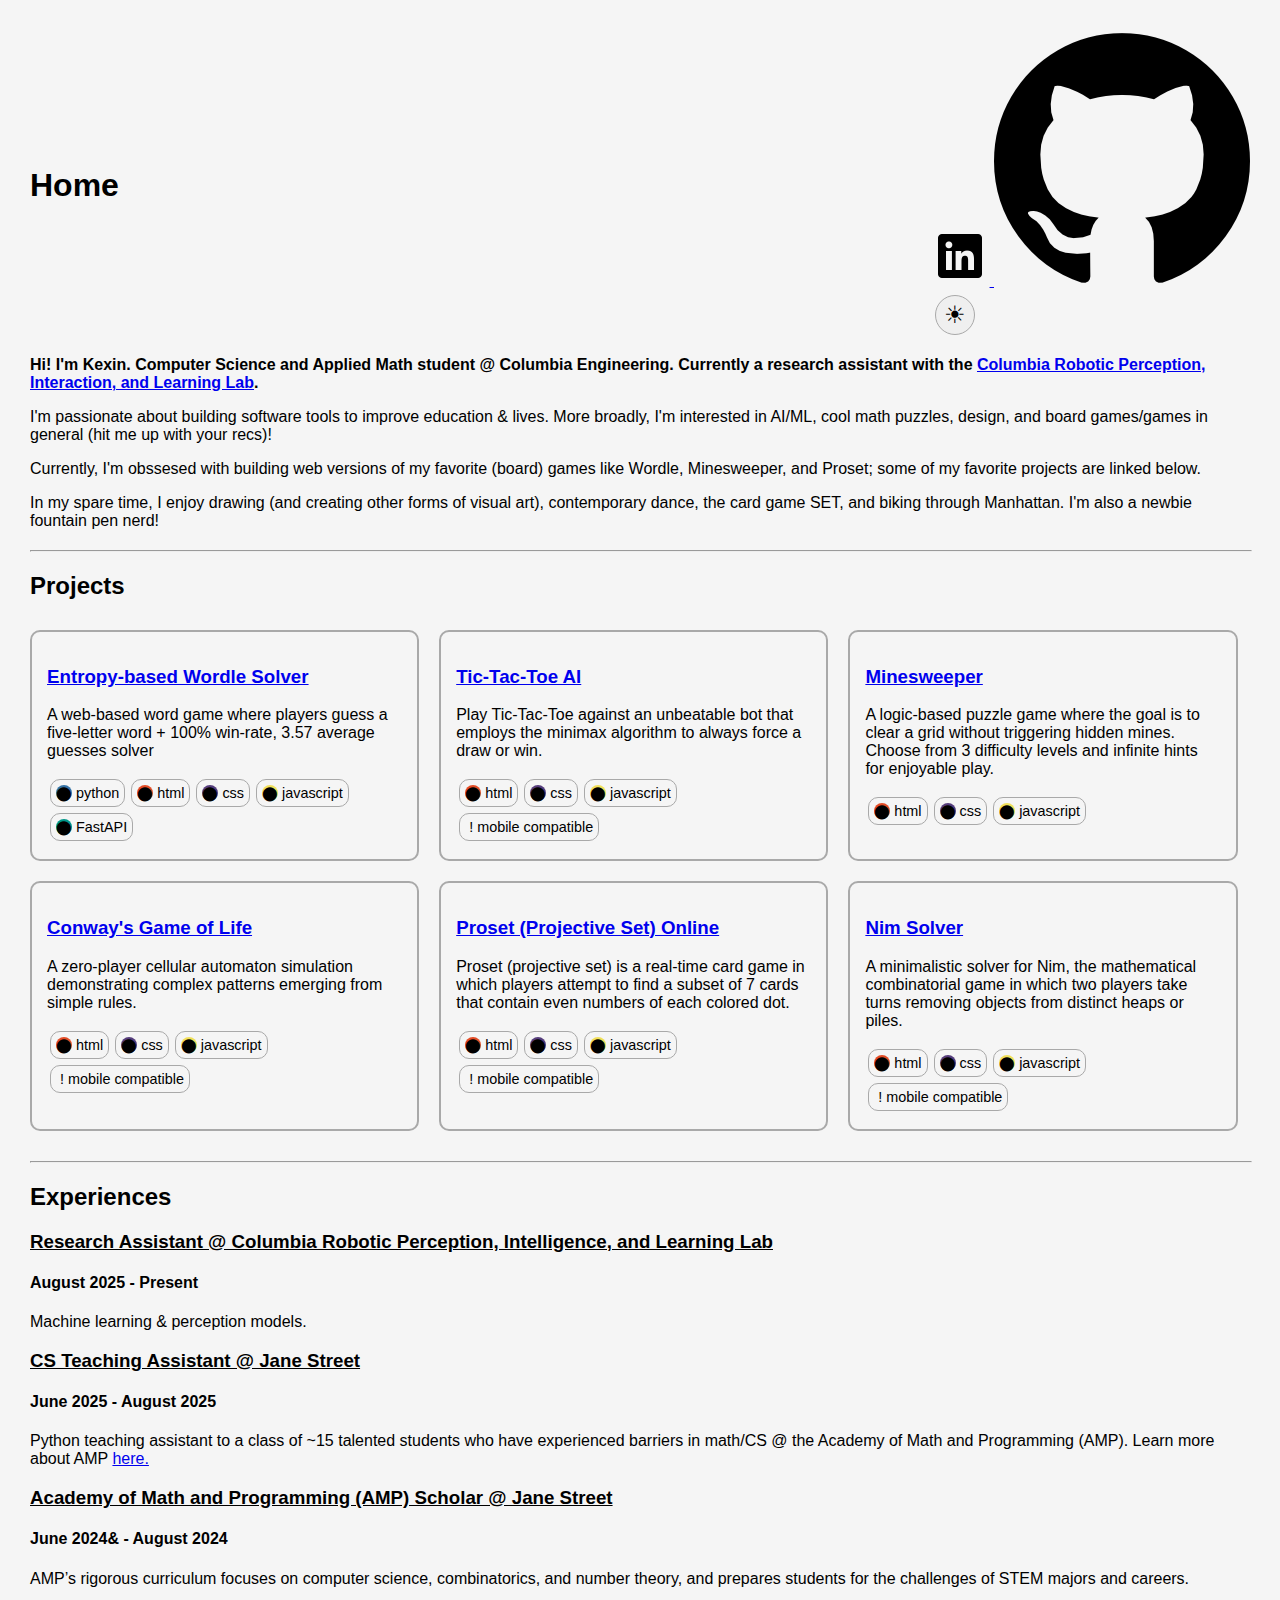
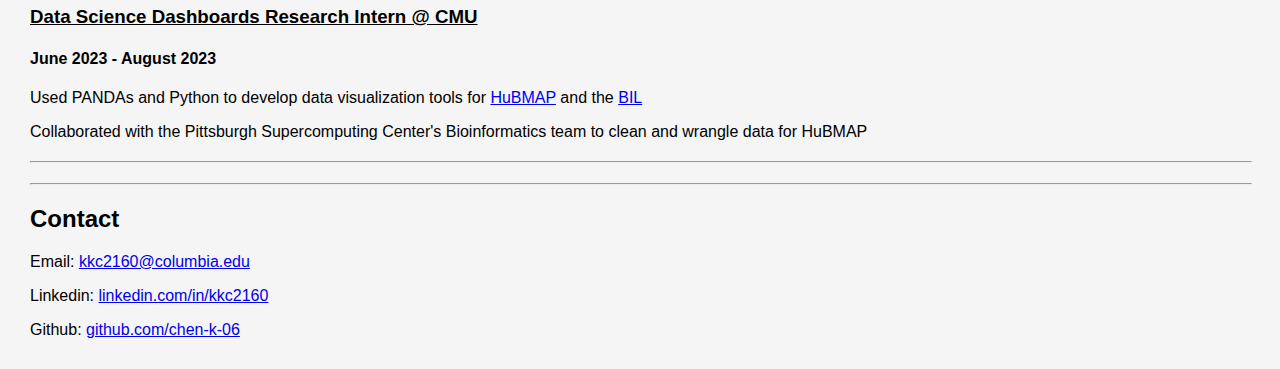
<file: index.html>
<!DOCTYPE html>
<html lang="en">

<head>
    <meta charset="UTF-8">
    <meta name="viewport" content="width=device-width, initial-scale=1.0">
    <link rel="stylesheet" href="style.css">
    <title>Kexin Chen</title>
    <link rel="icon" href="https://raw.githubusercontent.com/chen-k-06/my-website/main/favicon.png" />
</head>

<body class="day">
    <div id="top-bar">
        <h1>Home</h1>
        <div id="right-buttons"> <a href="https://www.linkedin.com/in/kkc2160/" target="_blank">
                <img id="linkedin-image" src="linkedin-icon.png" alt="linkedin icon">
            </a>
            <a href="https://github.com/chen-k-06" target="_blank">
                <img id="github-img" src="github-icon.png" alt="github icon">
            </a>
            <button id="mode-button">☀</button>
            <!-- Night mode icon: ⏾ -->
        </div>
    </div>
    <p><strong>Hi! I'm Kexin. Computer Science and Applied Math student @ Columbia Engineering. Currently
            a research assistant with the <a href="https://yunzhuli.github.io/" target="_blank">Columbia Robotic
                Perception, Interaction, and Learning
                Lab</a>.</strong>
    </p>
    <p>I'm passionate about building software tools to improve education & lives. More
        broadly,
        I'm interested in AI/ML,
        cool math puzzles, design, and board games/games in general (hit me up with your recs)!</p>
    <p>Currently, I'm obssesed with
        building web
        versions of my favorite (board) games like Wordle, Minesweeper, and Proset; some of my favorite projects are
        linked below.
    </p>

    <p>In my spare time, I
        enjoy drawing (and creating other forms of visual art), contemporary dance, the card game SET, and biking
        through Manhattan. I'm also a newbie fountain pen nerd!</p>
    <hr>
    <h2>Projects</h2>
    <!-- project box copy and paste template -->
    <!-- <div class="project-box">
        <h3><a href="link here" target="_blank">{Project Name}</a></h3>
        <p>Project description here</p>
        <div class="tags-container">
                <div class="tag python">
                    <p>⬤</p>&nbsp;python
                </div>
                <div class="tag">
                    &nbsp;!&nbsp;mobile compatible
                </div>
        </div>
    </div> -->
    <div class="project-container">

        <!-- Wordle -->
        <div class="project-box">
            <h3><a href="https://chen-k-06.github.io/Wordle" target="_blank">Entropy-based Wordle Solver</a></h3>
            <p>A web-based word game where players guess a five-letter word + 100% win-rate, 3.57 average guesses solver
            </p>
            <div class="tags-container">
                <div class="tag python">
                    <p>⬤</p>&nbsp;python
                </div>
                <div class="tag html">
                    <p>⬤</p>&nbsp;html
                </div>
                <div class="tag css">
                    <p>⬤</p>&nbsp;css
                </div>
                <div class="tag javascript">
                    <p>⬤</p>&nbsp;javascript
                </div>
                <div class="tag fastAPI">
                    <p>⬤</p>&nbsp;FastAPI
                </div>
            </div>
        </div>

        <!-- Tic tac toe AI -->
        <div class="project-box">
            <h3><a href="https://chen-k-06.github.io/tic-tac-toe/" target="_blank">Tic-Tac-Toe AI</a></h3>
            <p>Play Tic-Tac-Toe against an unbeatable bot that employs the minimax algorithm to always force a draw or
                win.
            </p>
            <div class="tags-container">
                <div class="tag html">
                    <p>⬤</p>&nbsp;html
                </div>
                <div class="tag css">
                    <p>⬤</p>&nbsp;css
                </div>
                <div class="tag javascript">
                    <p>⬤</p>&nbsp;javascript
                </div>
                <div class="tag">
                    &nbsp;!&nbsp;mobile compatible
                </div>
            </div>
        </div>

        <!-- Minesweeper -->
        <div class="project-box">
            <h3><a href="https://chen-k-06.github.io/minesweeper/" target="_blank">Minesweeper</a></h3>
            <p>A logic-based puzzle game where the goal is to clear a grid without triggering hidden mines. Choose from
                3 difficulty levels and infinite hints for enjoyable play.</p>
            <div class="tags-container">

                <div class="tag html">
                    <p>⬤</p>&nbsp;html
                </div>
                <div class="tag css">
                    <p>⬤</p>&nbsp;css
                </div>
                <div class="tag javascript">
                    <p>⬤</p>&nbsp;javascript
                </div>
            </div>
        </div>

        <!-- Conway's Game of Life -->
        <div class="project-box">
            <h3><a href="https://chen-k-06.github.io/Conways-Game-of-Life/" target="_blank">Conway's Game of Life</a>
            </h3>
            <p>A zero-player cellular automaton simulation demonstrating complex patterns emerging from simple rules.
            </p>
            <div class="tags-container">
                <div class="tag html">
                    <p>⬤</p>&nbsp;html
                </div>
                <div class="tag css">
                    <p>⬤</p>&nbsp;css
                </div>
                <div class="tag javascript">
                    <p>⬤</p>&nbsp;javascript
                </div>
                <div class="tag">
                    &nbsp;!&nbsp;mobile compatible
                </div>
            </div>
        </div>

        <!-- Project Euler -->
        <div class="project-box">
            <h3><a href="https://chen-k-06.github.io/proset/" target="_blank">Proset (Projective Set) Online</a></h3>
            <p>Proset (projective set) is a real-time card game in which players attempt to find a subset of 7 cards
                that contain even numbers of each colored dot.
            </p>
            <div class="tags-container">
                <div class="tag html">
                    <p>⬤</p>&nbsp;html
                </div>
                <div class="tag css">
                    <p>⬤</p>&nbsp;css
                </div>
                <div class="tag javascript">
                    <p>⬤</p>&nbsp;javascript
                </div>
                <div class="tag">
                    &nbsp;!&nbsp;mobile compatible
                </div>
            </div>
        </div>

        <!-- Nim solver -->
        <div class="project-box">
            <h3><a href="https://chen-k-06.github.io/nim-solver/" target="_blank">Nim Solver</a></h3>
            <p>A minimalistic solver for Nim, the mathematical combinatorial game in which two players take turns
                removing objects from distinct heaps or piles.
            </p>
            <div class="tags-container">
                <div class="tag html">
                    <p>⬤</p>&nbsp;html
                </div>
                <div class="tag css">
                    <p>⬤</p>&nbsp;css
                </div>
                <div class="tag javascript">
                    <p>⬤</p>&nbsp;javascript
                </div>
                <div class="tag">
                    &nbsp;!&nbsp;mobile compatible
                </div>
            </div>
        </div>

        <!-- Accessible Columbia -->
        <!-- <div class="project-box">
            <h3><a href="https://accessiblecolumbia.study/" target="_blank">Accessible Columbia</a></h3>
            <p>Interactive campus map highlighting wheelchair-accessible routes and facilities @ Columbia with real-time
                alerts</p>
            <div class="tags-container">
                <div class="tag html">
                    <p>⬤</p>&nbsp;html
                </div>
                <div class="tag css">
                    <p>⬤</p>&nbsp;css
                </div>
                <div class="tag javascript">
                    <p>⬤</p>&nbsp;javascript
                </div>
                <div class="tag">
                    &nbsp;!&nbsp;mobile compatible
                </div>
            </div>
        </div> -->
    </div>

    <hr>

    <h2>Experiences</h2>
    <!--  -->

    <h3><u>Research Assistant @ Columbia Robotic Perception, Intelligence, and Learning Lab</u></h3>
    <h4>August 2025 - Present</h4>
    <p>Machine learning & perception models.</p>

    <!--  -->

    <h3><u>CS Teaching Assistant @ Jane Street</u></h3>
    <h4>June 2025 - August 2025</h4>
    <p>Python teaching assistant to a class of ~15 talented students who have experienced barriers in
        math/CS @ the Academy of Math and Programming (AMP). Learn more about AMP <a
            href="https://www.janestreet.com/join-jane-street/programs-and-events/amp/" target="_blank">here.</a></p>

    <!--  -->
    <h3><u>Academy of Math and Programming
            (AMP) Scholar @ Jane Street</u></h3>
    <h4>June 2024& - August 2024</h4>
    <p>AMP’s rigorous curriculum focuses on computer science, combinatorics, and number theory, and prepares
        students for the challenges of STEM majors and careers.
    </p>

    <!--  -->

    <h3><u>Data Science Dashboards Research Intern @ CMU</u></h3>
    <h4>June 2023 - August 2023</h4>
    <p>Used PANDAs and Python to develop data visualization tools for <a href="https://hubmapconsortium.org/"
            target="_blank">HuBMAP</a>
        and the <a href="https://www.brainimagelibrary.org/" target="_blank">BIL</a>
    </p>
    <p>Collaborated with the Pittsburgh Supercomputing Center's Bioinformatics team to clean and wrangle data for
        HuBMAP
    </p>

    <!-- <h2>Bonus</h2>
    <p>In my spare (aka not coding) time, I'm a recreational artist and dancer! If you're interested in my work, you
        can
        find my various art <a href="/art">here</a> and dance clips <a href="/dance">here</a>!</p> -->

    <hr>
    <hr>
    <h2>Contact</h2>
    <p>Email: <a href="kkc2160@columbia.edu" target="_blank">kkc2160@columbia.edu</a></p>
    <p>Linkedin: <a href="https://www.linkedin.com/in/kkc2160/" target="_blank">linkedin.com/in/kkc2160</a></p>
    <p>Github: <a href="https://github.com/chen-k-06" target="_blank">github.com/chen-k-06</a></p>

    <!-- <h2>Alumni / Awards</h2>
    <p>all not previously stated</p>
    <ul>
        <li>Summer Academy for Math and Science (SAMS) @ CMU</li>
        <li>Kovner Opportunity Scholars</li>
        <li>Pathfinders: Computer Engineering & Technology</li>
        <li>Kiawni's Club: West Palm Beach</li>
    </ul> -->
    <script src="script.js"></script>
</body>

</html>
</file>
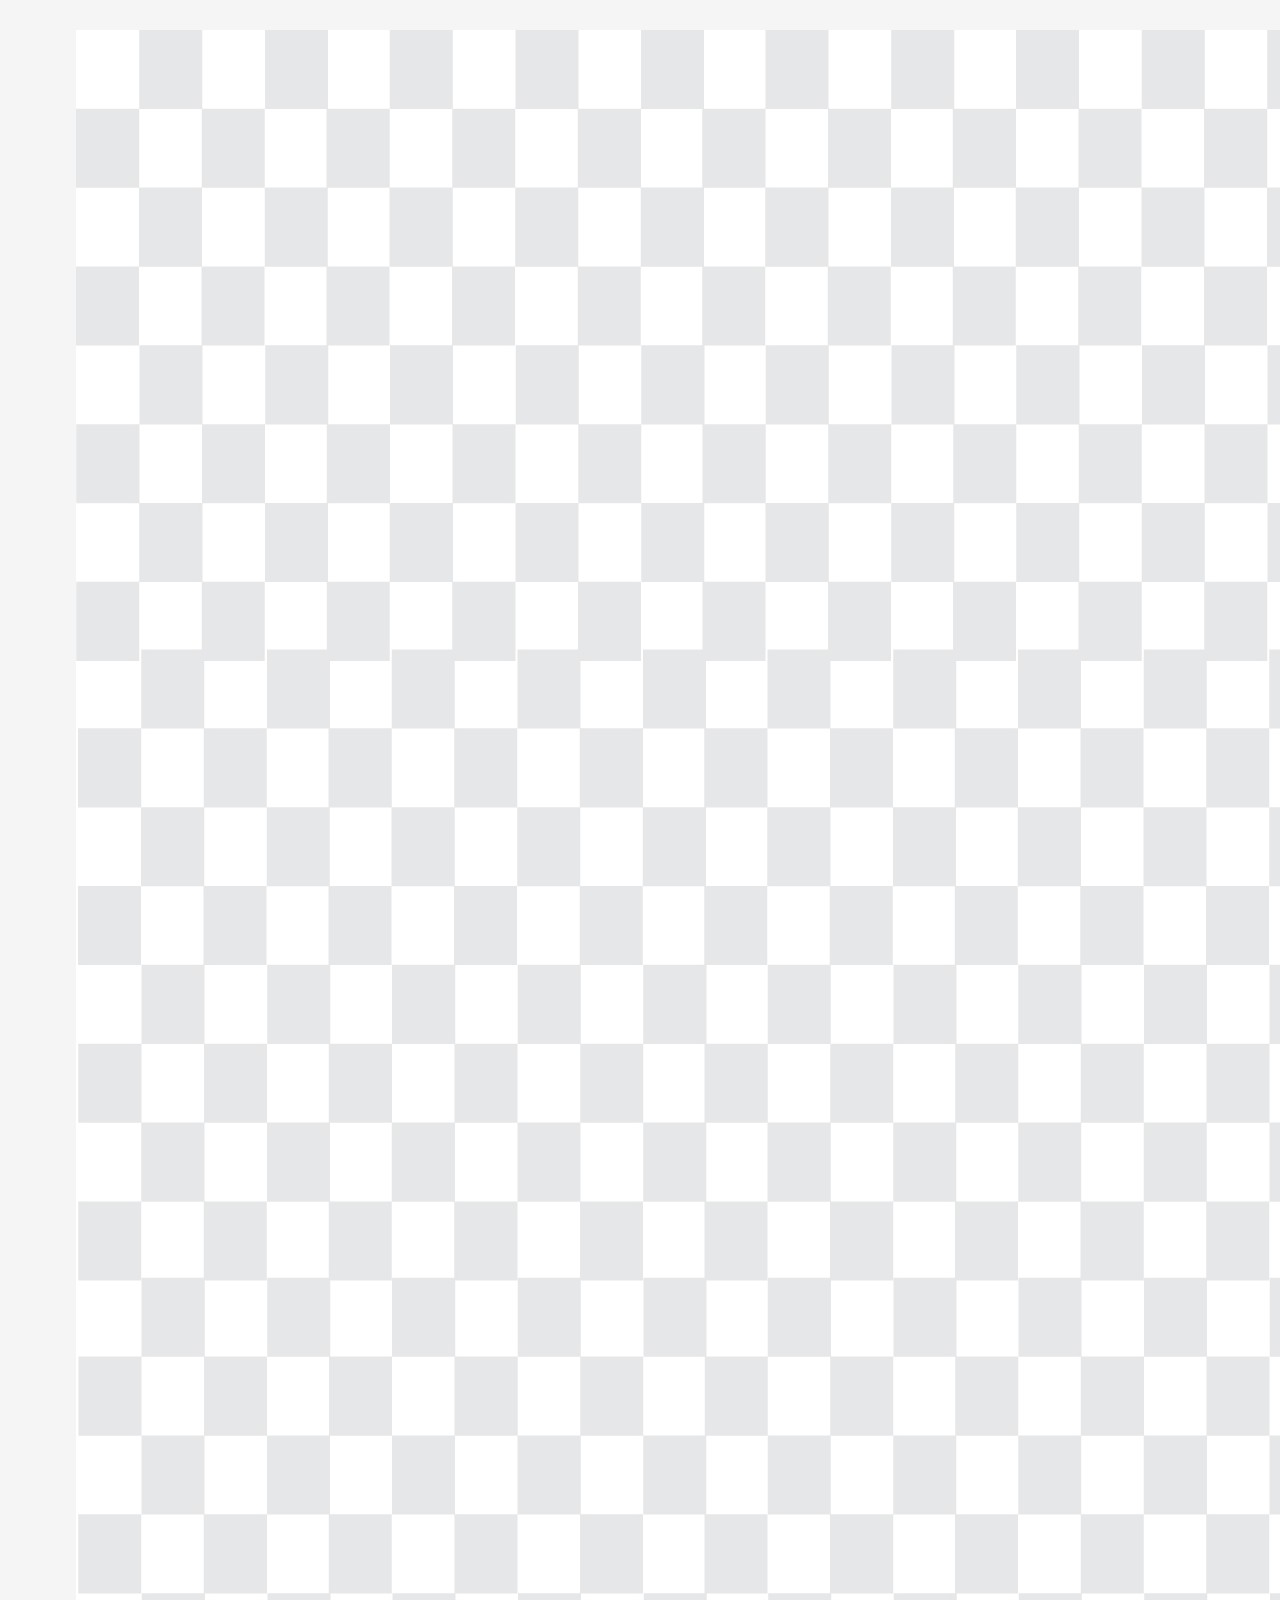
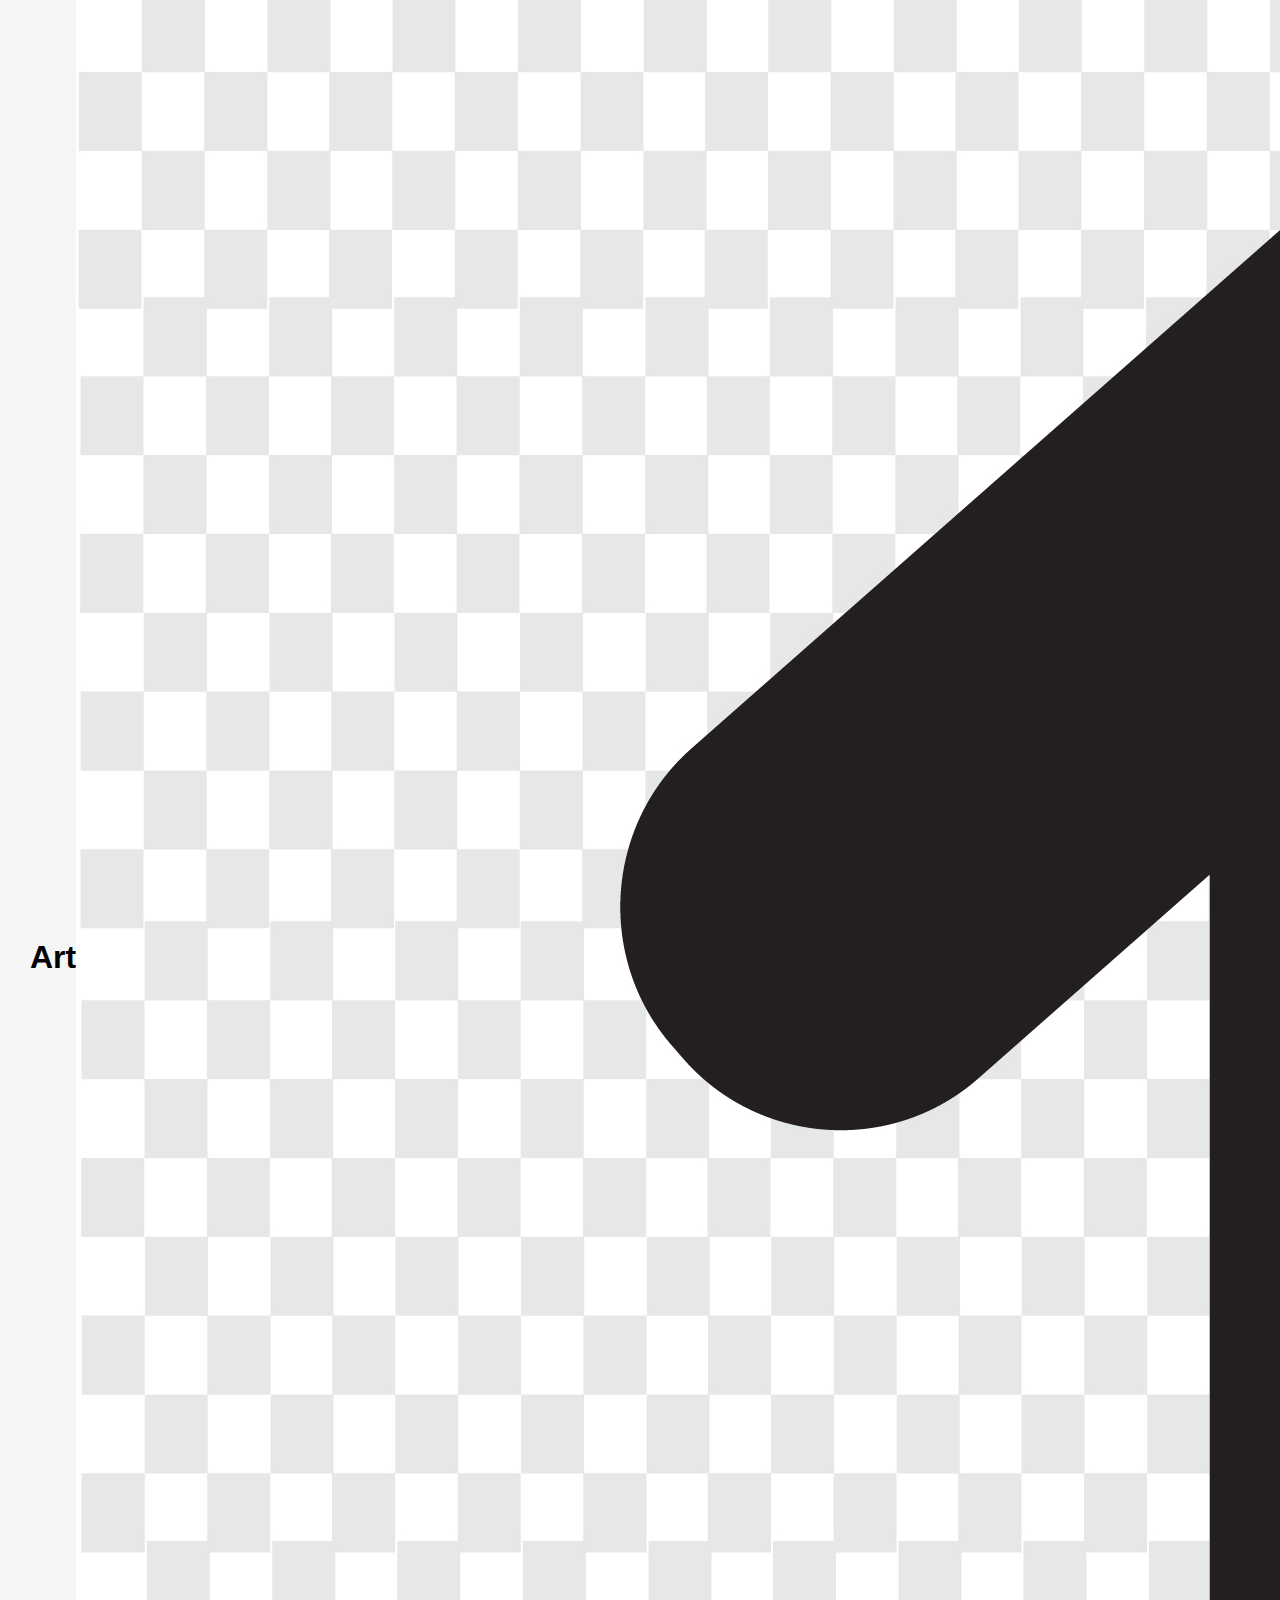
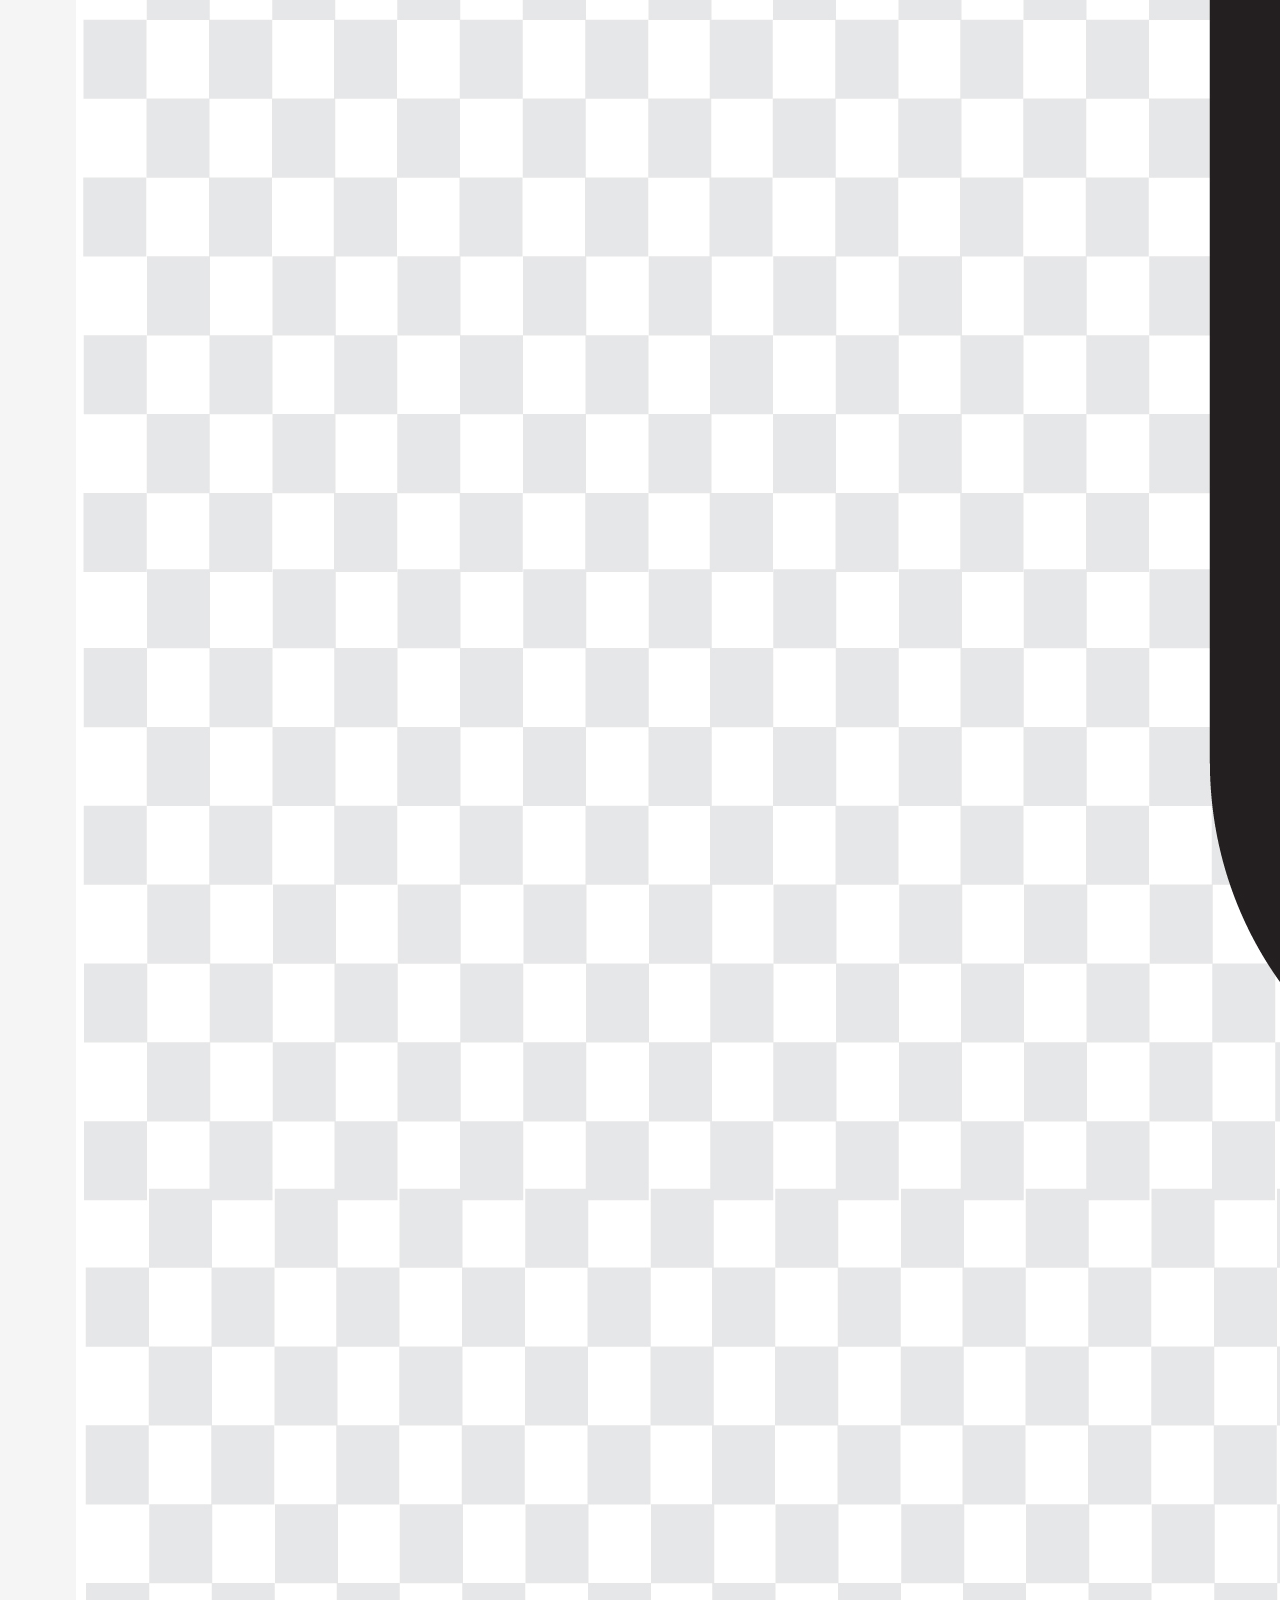
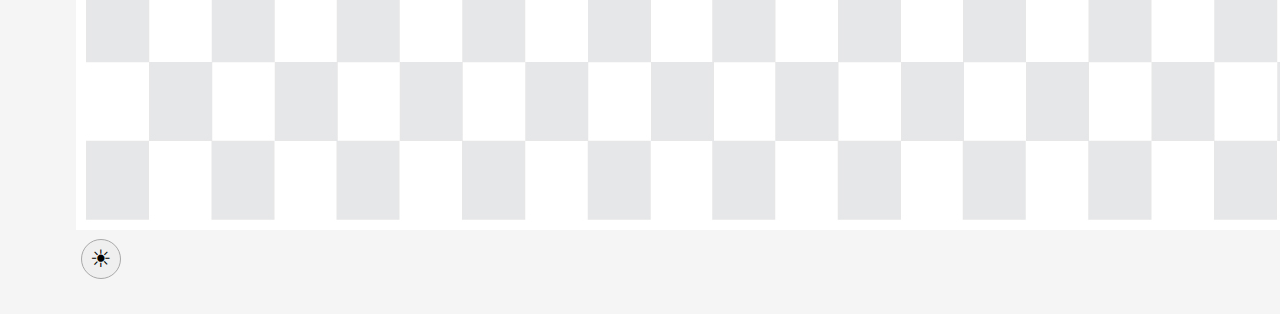
<file: art.html>
<!DOCTYPE html>
<html lang="en">

<head>
    <meta charset="UTF-8">
    <meta name="viewport" content="width=device-width, initial-scale=1.0">
    <link rel="stylesheet" href="style.css">
    <title>Art | Kexin Chen</title>
    <link rel="icon" href="https://raw.githubusercontent.com/chen-k-06/my-website/main/favicon.png" />
</head>

<body class="day">
    <div id="top-bar">
        <h1>Art</h1>
        <div id="right-buttons">
            <a href="https://kxnchen.com/">
                <img id="home-img" src="home.png" alt="home icon">
            </a>
            <button id="mode-button">☀</button>
            <!-- Night mode icon: ⏾ -->
        </div>
    </div>

    <script src="script.js"></script>
</body>

</html>
</file>
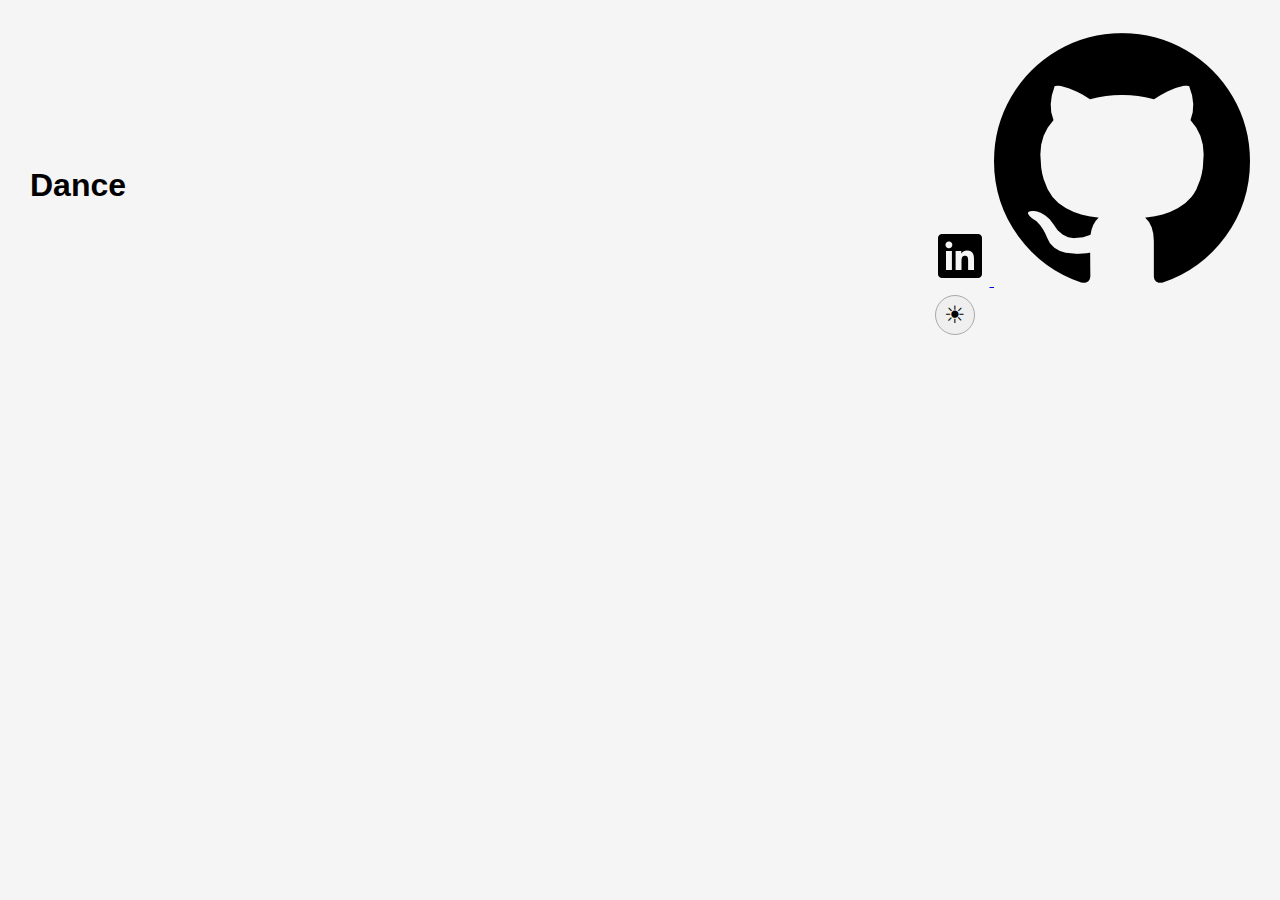
<file: dance.html>
<!DOCTYPE html>
<html lang="en">

<head>
    <meta charset="UTF-8">
    <meta name="viewport" content="width=device-width, initial-scale=1.0">
    <link rel="stylesheet" href="style.css">
    <title>Dance | Kexin Chen</title>
    <link rel="icon" href="https://raw.githubusercontent.com/chen-k-06/my-website/main/favicon.png" />
</head>

<body class="day">
    <div id="top-bar">
        <h1>Dance</h1>
        <div id="right-buttons"> <a href="https://www.linkedin.com/in/kkc2160/" target="_blank">
                <img id="linkedin-image" src="linkedin-icon.png" alt="linkedin icon">
            </a>
            <a href="https://github.com/chen-k-06" target="_blank">
                <img id="github-img" src="github-icon.png" alt="github icon">
            </a>
            <button id="mode-button">☀</button>
            <!-- Night mode icon: ⏾ -->
        </div>
    </div>
</body>

</html>
</file>
<file: style.css>
body {
    font-family: 'Trebuchet MS', 'Lucida Sans Unicode', 'Lucida Grande', 'Lucida Sans', Arial, sans-serif;
    font-weight: thin;
    margin: 30px;
}

body.day {
    background: whitesmoke;
    color: black;
}

body.night {
    background: rgb(27, 27, 27);
    color: white;
}

body.night a {
    color: rgb(128, 191, 255);
}

body.night a:visited {
    color: rgb(177, 156, 217);
}

/* Top bar */
#top-bar {
    display: flex;
    align-items: center;
    justify-content: space-between;
}

#mode-button {
    border: 1.5px solid darkgray;
    border-radius: 50%;
    aspect-ratio: 1;
    height: 40px;
    margin: 5px;
    padding: 3px;
    display: flex;
    justify-content: center;
    align-items: center;
    text-align: center;
    font-size: 1.5em;
}

/* project boxes */
.project-container {
    display: flex;
    flex-wrap: wrap;
    justify-content: flex-start;
    margin: 0 -10px;
    /* gap: 20px; */
}

.project-box {
    border: 2px solid darkgray;
    border-radius: 10px;
    padding: 15px;
    box-sizing: border-box;
    flex-grow: 1;
    flex-shrink: 1;
    margin: 10px 10px;
    flex-basis: calc(33% - 20px);
    max-width: calc(33% - 20px);
    justify-content: center;
}

/* tags */
.tags-container {
    display: flex;
    justify-content: flex-start;
    align-items: center;
    flex-wrap: wrap;
}

.tag {
    border: 1px solid darkgray;
    border-radius: 10px;
    padding: 5px;
    margin: 3px;
    font-size: 0.9rem;
    display: block;
}

.tag p {
    display: inline;
    padding: 0px;
    border-radius: 50%;
    aspect-ratio: 1;
}

.python p {
    background: rgb(53, 114, 165);
}

.html p {
    background: rgb(227, 76, 38);
}

.css p {
    background: rgb(86, 61, 124);
}

.javascript p {
    background: rgb(241, 224, 90);
}

.fastAPI p {
    background: rgb(0, 150, 136);
}

.c p {
    background: rgb(85, 85, 85);
}

hr {
    margin: 20px 0;
    width: 100%;
}

@media (max-width: 768px) {
    .project-box {
        flex-basis: calc(50% - 20px);
        max-width: calc(50% - 20px);
    }
}

@media (max-width: 500px) {

    /*full width on small screens"*/
    .project-box {
        flex-basis: calc(100% - 20px);
        max-width: calc(100% - 20px);
        margin: 10px;
    }

    .project-container {
        margin: 0;
    }

}
</file>
